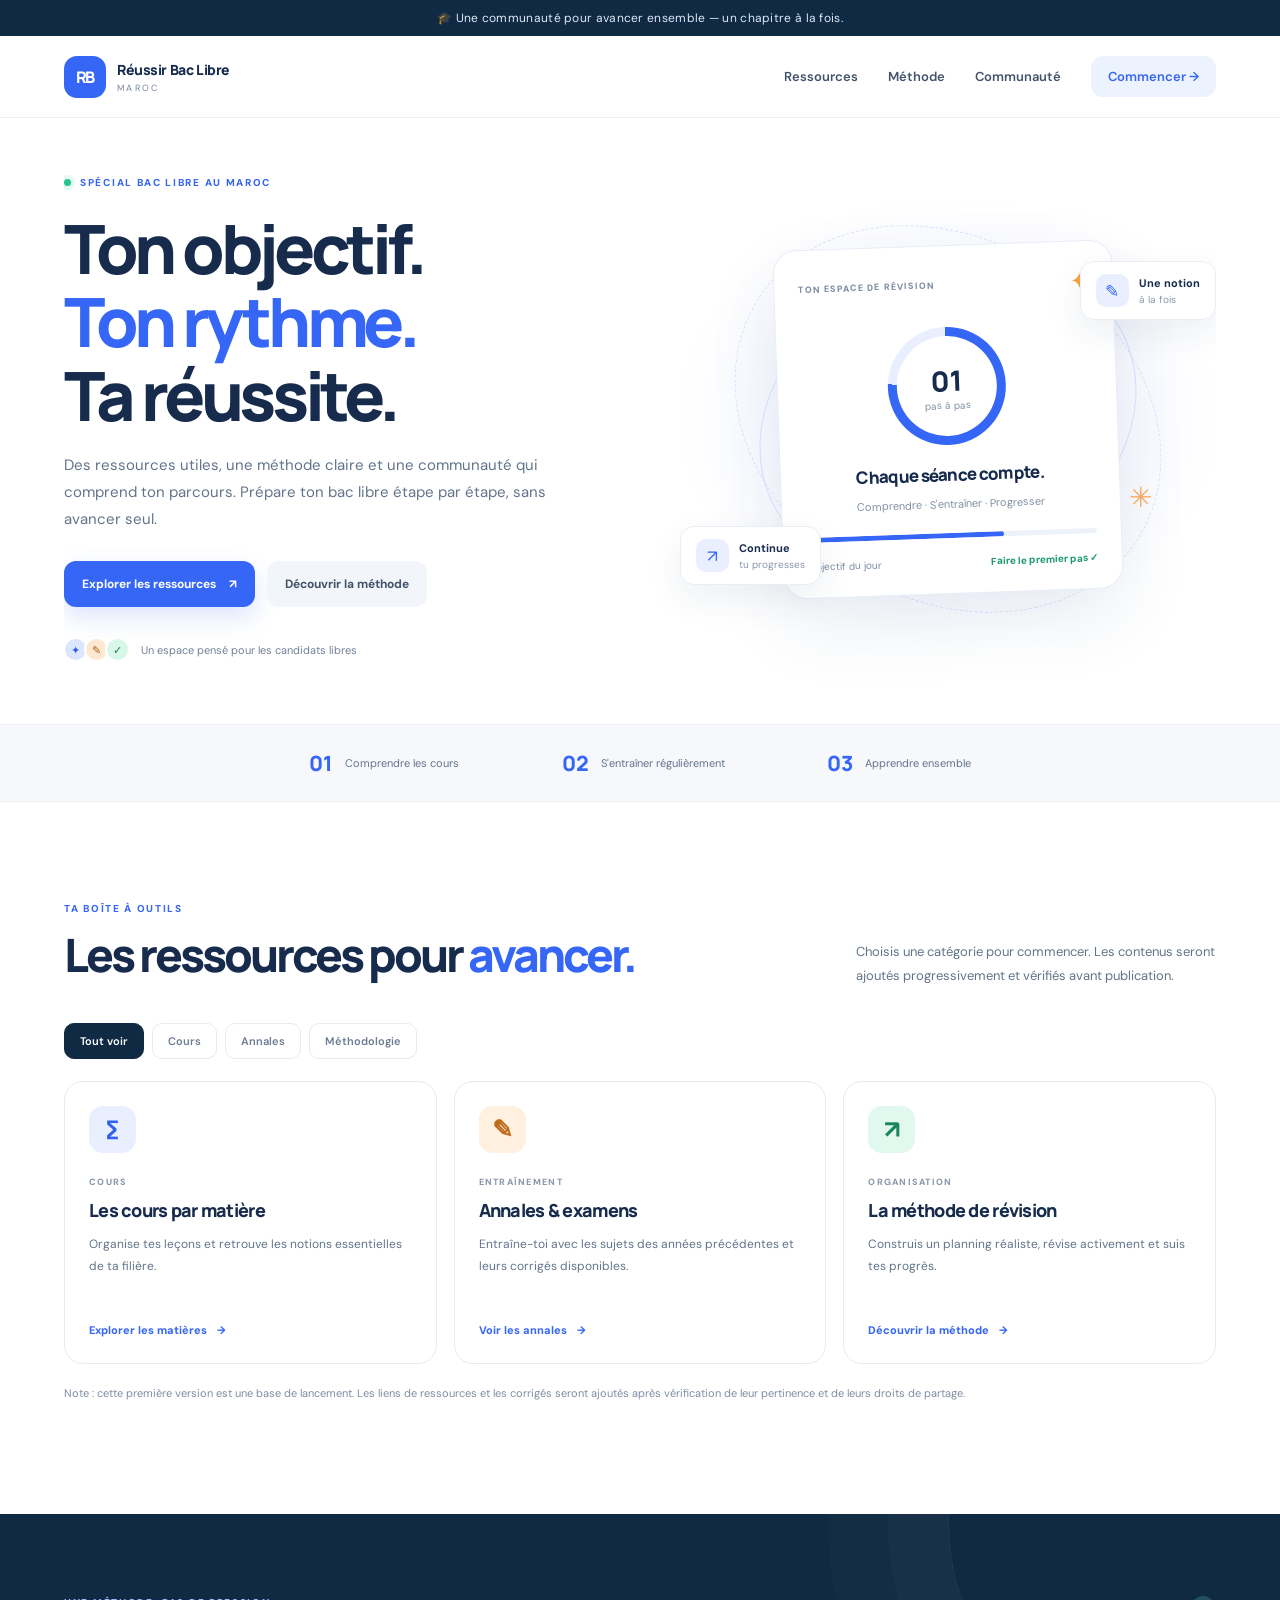
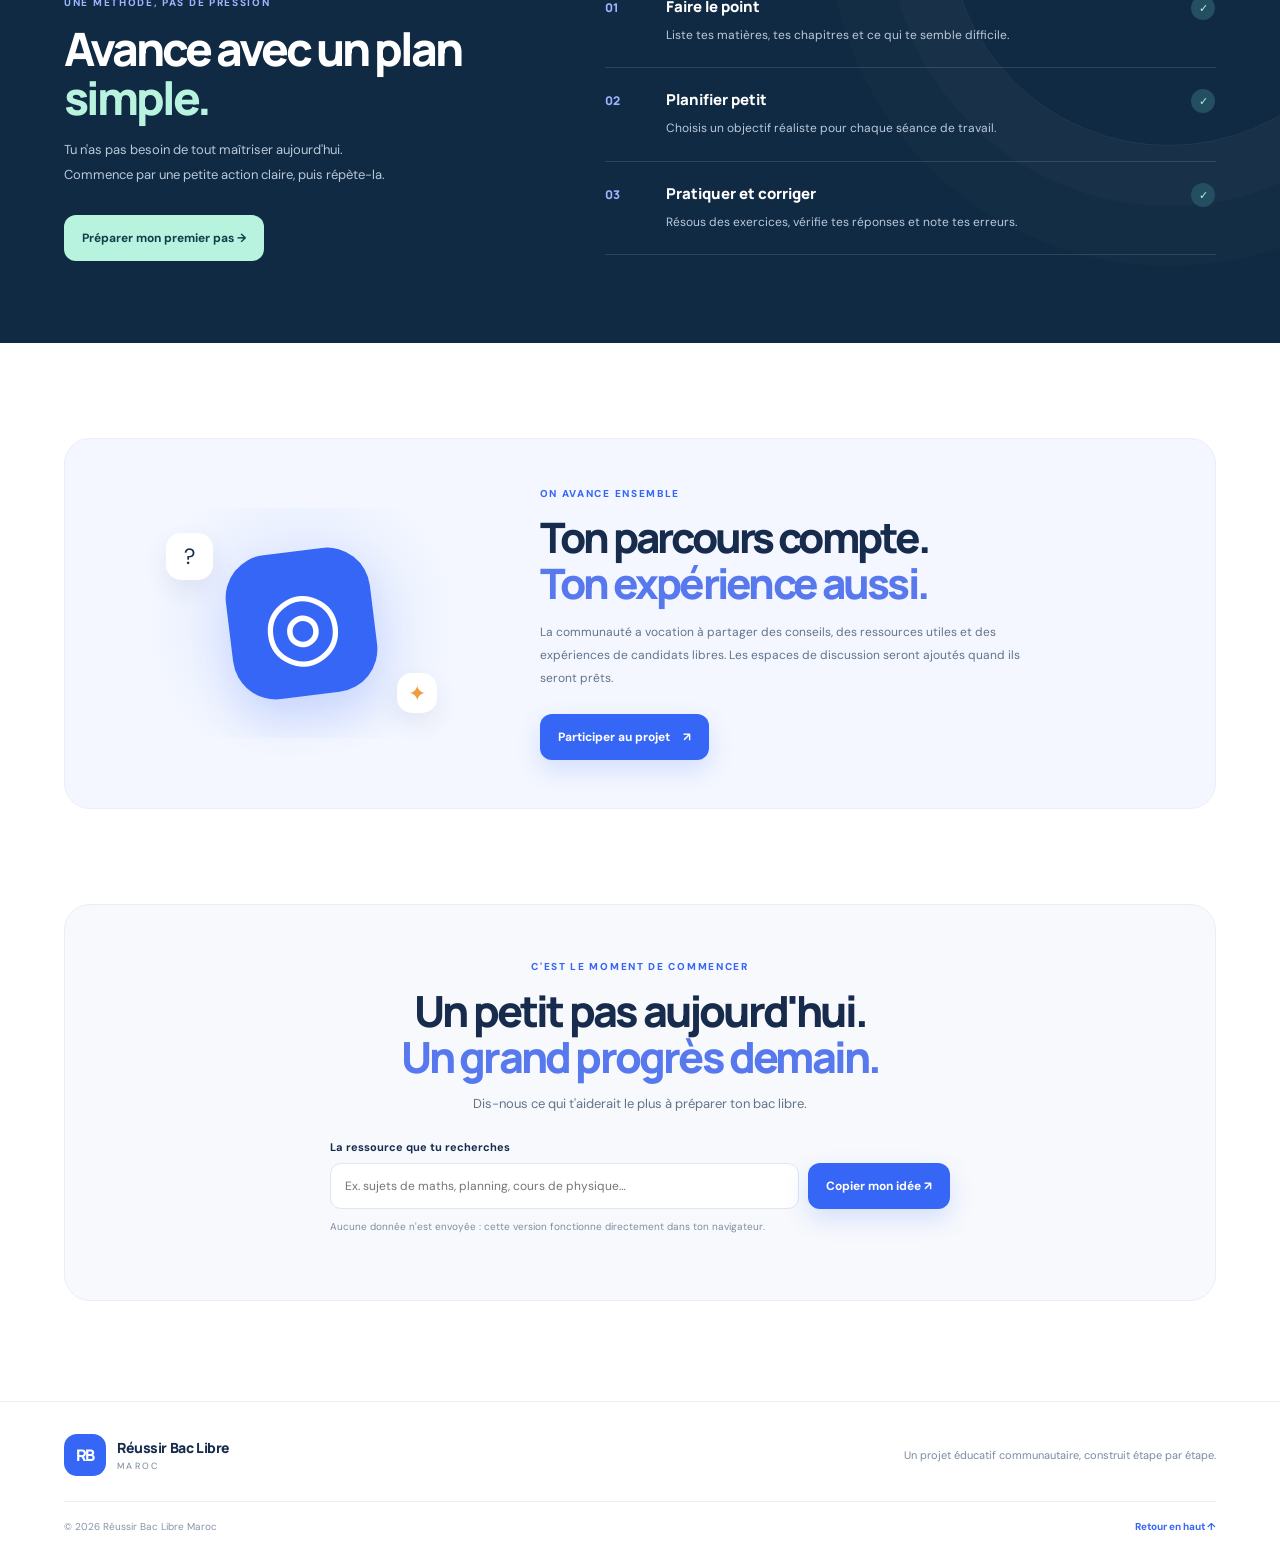
<file: index.html>
<!doctype html>
<html lang="fr">
<head>
  <meta charset="utf-8">
  <meta name="viewport" content="width=device-width, initial-scale=1">
  <meta name="description" content="Réussir Bac Libre Maroc : ressources, méthodes de révision, annales et conseils pour préparer le baccalauréat libre au Maroc.">
  <meta name="theme-color" content="#102a43">
  <title>Réussir Bac Libre Maroc | Avance à ton rythme</title>
  <link rel="icon" href="favicon.svg" type="image/svg+xml">
  <link rel="stylesheet" href="style.css">
</head>
<body>
  <div class="announcement">🎓 Une communauté pour avancer ensemble — un chapitre à la fois.</div>
  <header class="site-header">
    <a class="brand" href="#accueil" aria-label="Réussir Bac Libre Maroc - Accueil">
      <span class="brand-mark">RB</span>
      <span><strong>Réussir Bac Libre</strong><small>MAROC</small></span>
    </a>
    <button class="menu-toggle" aria-label="Ouvrir le menu" aria-expanded="false">☰</button>
    <nav class="nav">
      <a href="#ressources">Ressources</a>
      <a href="#methode">Méthode</a>
      <a href="#communaute">Communauté</a>
      <a class="nav-cta" href="#demarrer">Commencer →</a>
    </nav>
  </header>

  <main>
    <section class="hero section" id="accueil">
      <div class="hero-copy reveal">
        <div class="eyebrow"><span class="live-dot"></span> SPÉCIAL BAC LIBRE AU MAROC</div>
        <h1>Ton objectif.<br><span>Ton rythme.</span><br>Ta réussite.</h1>
        <p class="hero-text">Des ressources utiles, une méthode claire et une communauté qui comprend ton parcours. Prépare ton bac libre étape par étape, sans avancer seul.</p>
        <div class="hero-actions">
          <a class="button button-primary" href="#ressources">Explorer les ressources <span>↗</span></a>
          <a class="button button-quiet" href="#methode">Découvrir la méthode</a>
        </div>
        <div class="trust-line"><span class="avatar-stack"><i>✦</i><i>✎</i><i>✓</i></span><span>Un espace pensé pour les candidats libres</span></div>
      </div>
      <div class="hero-visual reveal">
        <div class="orbit orbit-one"></div><div class="orbit orbit-two"></div>
        <div class="study-card">
          <div class="study-card-top"><span class="mini-label">TON ESPACE DE RÉVISION</span><span class="spark">✦</span></div>
          <div class="progress-ring"><div><strong>01</strong><small>pas à pas</small></div></div>
          <h3>Chaque séance compte.</h3>
          <p>Comprendre · S'entraîner · Progresser</p>
          <div class="fake-progress"><span></span></div>
          <div class="card-bottom"><span>Objectif du jour</span><strong>Faire le premier pas ✓</strong></div>
        </div>
        <div class="floating-note note-top"><span>✎</span><div><strong>Une notion</strong><small>à la fois</small></div></div>
        <div class="floating-note note-bottom"><span>↗</span><div><strong>Continue</strong><small>tu progresses</small></div></div>
        <div class="hero-star">✳</div>
      </div>
    </section>

    <section class="stats-strip" aria-label="Les piliers du site">
      <div><strong>01</strong><span>Comprendre les cours</span></div>
      <div><strong>02</strong><span>S'entraîner régulièrement</span></div>
      <div><strong>03</strong><span>Apprendre ensemble</span></div>
    </section>

    <section class="section resources-section" id="ressources">
      <div class="section-heading reveal">
        <div><div class="eyebrow">TA BOÎTE À OUTILS</div><h2>Les ressources pour <span>avancer.</span></h2></div>
        <p>Choisis une catégorie pour commencer. Les contenus seront ajoutés progressivement et vérifiés avant publication.</p>
      </div>
      <div class="filter-row" role="group" aria-label="Filtrer les ressources">
        <button class="filter active" data-filter="all">Tout voir</button>
        <button class="filter" data-filter="cours">Cours</button>
        <button class="filter" data-filter="examens">Annales</button>
        <button class="filter" data-filter="methode">Méthodologie</button>
      </div>
      <div class="resource-grid">
        <article class="resource-card reveal" data-category="cours">
          <div class="resource-icon icon-blue">∑</div><div class="resource-tag">COURS</div>
          <h3>Les cours par matière</h3><p>Organise tes leçons et retrouve les notions essentielles de ta filière.</p>
          <a href="#demarrer" class="text-link">Explorer les matières <span>→</span></a>
        </article>
        <article class="resource-card reveal" data-category="examens">
          <div class="resource-icon icon-orange">✎</div><div class="resource-tag">ENTRAÎNEMENT</div>
          <h3>Annales & examens</h3><p>Entraîne-toi avec les sujets des années précédentes et leurs corrigés disponibles.</p>
          <a href="#demarrer" class="text-link">Voir les annales <span>→</span></a>
        </article>
        <article class="resource-card reveal" data-category="methode">
          <div class="resource-icon icon-green">↗</div><div class="resource-tag">ORGANISATION</div>
          <h3>La méthode de révision</h3><p>Construis un planning réaliste, révise activement et suis tes progrès.</p>
          <a href="#methode" class="text-link">Découvrir la méthode <span>→</span></a>
        </article>
      </div>
      <p class="content-note">Note : cette première version est une base de lancement. Les liens de ressources et les corrigés seront ajoutés après vérification de leur pertinence et de leurs droits de partage.</p>
    </section>

    <section class="method-section" id="methode">
      <div class="section method-layout">
        <div class="method-copy reveal">
          <div class="eyebrow light-eyebrow">UNE MÉTHODE, PAS DE PRESSION</div>
          <h2>Avance avec un plan <span>simple.</span></h2>
          <p>Tu n'as pas besoin de tout maîtriser aujourd'hui. Commence par une petite action claire, puis répète-la.</p>
          <a class="button button-light" href="#demarrer">Préparer mon premier pas →</a>
        </div>
        <div class="steps reveal">
          <div class="step"><span class="step-number">01</span><div><h3>Faire le point</h3><p>Liste tes matières, tes chapitres et ce qui te semble difficile.</p></div><span class="step-check">✓</span></div>
          <div class="step"><span class="step-number">02</span><div><h3>Planifier petit</h3><p>Choisis un objectif réaliste pour chaque séance de travail.</p></div><span class="step-check">✓</span></div>
          <div class="step"><span class="step-number">03</span><div><h3>Pratiquer et corriger</h3><p>Résous des exercices, vérifie tes réponses et note tes erreurs.</p></div><span class="step-check">✓</span></div>
        </div>
      </div>
    </section>

    <section class="section community-section" id="communaute">
      <div class="community-panel reveal">
        <div class="community-art"><span class="bubble bubble-one">?</span><span class="bubble bubble-two">✦</span><div class="people-icon">◎</div></div>
        <div class="community-copy"><div class="eyebrow">ON AVANCE ENSEMBLE</div><h2>Ton parcours compte.<br><span>Ton expérience aussi.</span></h2><p>La communauté a vocation à partager des conseils, des ressources utiles et des expériences de candidats libres. Les espaces de discussion seront ajoutés quand ils seront prêts.</p><a class="button button-primary" href="#demarrer">Participer au projet <span>↗</span></a></div>
      </div>
    </section>

    <section class="section start-section" id="demarrer">
      <div class="start-card reveal">
        <div class="eyebrow">C'EST LE MOMENT DE COMMENCER</div>
        <h2>Un petit pas aujourd'hui.<br><span>Un grand progrès demain.</span></h2>
        <p>Dis-nous ce qui t'aiderait le plus à préparer ton bac libre.</p>
        <form id="idea-form">
          <label for="idea">La ressource que tu recherches</label>
          <div class="form-row"><input id="idea" name="idea" type="text" placeholder="Ex. sujets de maths, planning, cours de physique…" required maxlength="180"><button class="button button-primary" type="submit">Copier mon idée ↗</button></div>
          <p class="form-help" id="form-message" aria-live="polite">Aucune donnée n'est envoyée : cette version fonctionne directement dans ton navigateur.</p>
        </form>
      </div>
    </section>
  </main>

  <footer class="footer">
    <a class="brand footer-brand" href="#accueil"><span class="brand-mark">RB</span><span><strong>Réussir Bac Libre</strong><small>MAROC</small></span></a>
    <p>Un projet éducatif communautaire, construit étape par étape.</p>
    <div class="footer-bottom"><span>© <span id="year"></span> Réussir Bac Libre Maroc</span><a href="#accueil">Retour en haut ↑</a></div>
  </footer>
  <script src="script.js"></script>
</body>
</html>
</file>
<file: style.css>
@import url('https://fonts.googleapis.com/css2?family=DM+Sans:wght@400;500;600;700&family=Manrope:wght@400;500;600;700;800&display=swap');
:root{--navy:#102a43;--ink:#172b4d;--muted:#62748a;--blue:#3666f5;--mint:#b8f3df;--paper:#f7f9fc;--line:#e5ebf2;--orange:#ffb36b}
*{box-sizing:border-box}html{scroll-behavior:smooth;scroll-padding-top:88px}body{margin:0;color:var(--ink);font-family:"DM Sans",sans-serif;background:#fff}a{color:inherit;text-decoration:none}.announcement{background:var(--navy);color:#dce9f8;text-align:center;padding:10px 16px;font-size:12px;letter-spacing:.025em}.site-header{height:82px;display:flex;align-items:center;justify-content:space-between;padding:0 max(5vw,24px);border-bottom:1px solid #edf1f6;background:rgba(255,255,255,.92);position:sticky;top:0;z-index:10;backdrop-filter:blur(14px)}.brand{display:flex;align-items:center;gap:11px}.brand-mark{width:42px;height:42px;background:var(--blue);color:#fff;border-radius:13px;display:grid;place-items:center;font-family:Manrope,sans-serif;font-weight:800;letter-spacing:-.07em}.brand strong,.brand small{display:block}.brand strong{font:800 14px Manrope,sans-serif;letter-spacing:-.03em}.brand small{font-size:9px;letter-spacing:.25em;color:#75859a;margin-top:3px}.nav{display:flex;align-items:center;gap:30px;font-size:13px;font-weight:600;color:#42536a}.nav a:hover,.text-link:hover{color:var(--blue)}.nav .nav-cta{background:#edf2ff;color:var(--blue);padding:12px 17px;border-radius:12px}.menu-toggle{display:none;background:none;border:0;font-size:24px;color:var(--navy)}.section{width:min(1160px,90%);margin:0 auto}.hero{min-height:580px;display:grid;grid-template-columns:1.04fr .96fr;align-items:center;gap:35px;padding-top:58px;padding-bottom:62px;overflow:hidden}.eyebrow{font-size:10px;font-weight:800;letter-spacing:.17em;color:var(--blue);display:flex;align-items:center;gap:9px}.live-dot{height:7px;width:7px;background:#24c58b;border-radius:50%;box-shadow:0 0 0 4px #e4f9f1}.hero h1,.section-heading h2,.method-copy h2,.community-copy h2,.start-card h2{font-family:Manrope,sans-serif;font-size:clamp(42px,5.4vw,68px);line-height:1.08;letter-spacing:-.065em;margin:23px 0 20px;font-weight:800}.hero h1 span,.section-heading h2 span,.method-copy h2 span,.community-copy h2 span,.start-card h2 span{color:var(--blue)}.hero-text{max-width:500px;color:var(--muted);line-height:1.8;font-size:15px}.hero-actions{display:flex;gap:12px;flex-wrap:wrap;margin-top:28px}.button{border:0;border-radius:12px;padding:15px 18px;font:700 12px "DM Sans",sans-serif;display:inline-flex;align-items:center;justify-content:center;gap:13px;cursor:pointer;transition:transform .2s,box-shadow .2s}.button:hover{transform:translateY(-3px)}.button-primary{background:var(--blue);color:#fff;box-shadow:0 10px 24px #3666f52b}.button-quiet{background:#f2f5fa;color:#42536a}.trust-line{display:flex;align-items:center;gap:11px;color:#728198;font-size:11px;margin-top:30px}.avatar-stack{display:flex;padding-left:3px}.avatar-stack i{font-style:normal;display:grid;place-items:center;margin-left:-4px;border:2px solid white;border-radius:50%;width:25px;height:25px;background:#dce7ff;color:#315be1;font-size:11px}.avatar-stack i:nth-child(2){background:#ffe8d2;color:#a85e19}.avatar-stack i:nth-child(3){background:#d9f7e9;color:#137c55}.hero-visual{height:440px;display:grid;place-items:center;position:relative;background:radial-gradient(ellipse at center,#e9efff 0%,#f6f8ff 42%,transparent 72%)}.orbit{position:absolute;border:1px solid #d9e2ff;border-radius:50%;transform:rotate(-25deg)}.orbit-one{width:390px;height:310px}.orbit-two{width:450px;height:360px;transform:rotate(32deg);border-style:dashed}.study-card{width:min(340px,82%);background:#fff;border:1px solid #e8edf6;border-radius:24px;padding:24px;box-shadow:0 28px 70px #1d3d7018;z-index:1;transform:rotate(-2deg);animation:float 6s ease-in-out infinite}.study-card-top,.card-bottom{display:flex;justify-content:space-between;align-items:center}.mini-label{font-size:9px;font-weight:800;letter-spacing:.12em;color:#7d8ba1}.spark{color:#f2a541;font-size:23px}.progress-ring{margin:27px auto 18px;width:118px;height:118px;border-radius:50%;display:grid;place-items:center;background:conic-gradient(var(--blue) 0 76%,#e9efff 76% 100%);position:relative}.progress-ring:before{content:"";position:absolute;inset:9px;border-radius:50%;background:#fff}.progress-ring div{z-index:1;text-align:center}.progress-ring strong,.progress-ring small{display:block}.progress-ring strong{font:800 28px Manrope}.progress-ring small{font-size:10px;color:#8090a5}.study-card h3{text-align:center;font:800 17px Manrope;letter-spacing:-.04em;margin:10px 0}.study-card>p{text-align:center;color:#8390a4;font-size:11px}.fake-progress{height:5px;background:#edf1f8;border-radius:10px;margin:22px 0 18px;overflow:hidden}.fake-progress span{display:block;width:68%;height:100%;background:var(--blue);border-radius:10px}.card-bottom{font-size:10px;color:#7b8ba0}.card-bottom strong{color:#1b9a70;font-size:10px}.floating-note{position:absolute;z-index:2;background:#fff;border:1px solid #e9eef6;border-radius:14px;padding:12px 15px;display:flex;align-items:center;gap:10px;box-shadow:0 14px 35px #16376113;animation:float 5s ease-in-out infinite}.floating-note>span{width:33px;height:33px;display:grid;place-items:center;border-radius:10px;background:#e9efff;color:var(--blue);font-size:17px}.floating-note strong,.floating-note small{display:block}.floating-note strong{font-size:11px}.floating-note small{font-size:10px;color:#8997aa;margin-top:3px}.note-top{top:62px;right:0}.note-bottom{bottom:54px;left:0;animation-delay:-2s}.hero-star{position:absolute;right:12%;bottom:28%;font-size:28px;color:#ffad65}.stats-strip{background:#f6f8fc;display:flex;justify-content:center;gap:clamp(25px,8vw,120px);padding:24px 5%;border-top:1px solid #edf1f6;border-bottom:1px solid #edf1f6}.stats-strip div{display:flex;align-items:center;gap:12px}.stats-strip strong{font:800 21px Manrope;color:var(--blue)}.stats-strip span{font-size:11px;color:#63748b}.resources-section{padding-top:100px;padding-bottom:100px}.section-heading{display:flex;align-items:end;justify-content:space-between;gap:30px}.section-heading h2,.method-copy h2,.community-copy h2,.start-card h2{font-size:clamp(32px,4vw,46px);margin:15px 0}.section-heading>p{max-width:360px;font-size:13px;line-height:1.8;color:var(--muted);margin-bottom:8px}.filter-row{display:flex;gap:8px;margin:28px 0 22px;flex-wrap:wrap}.filter{border:1px solid var(--line);background:white;border-radius:10px;padding:10px 15px;color:#6b7b91;font:600 11px "DM Sans";cursor:pointer}.filter.active{background:var(--navy);border-color:var(--navy);color:white}.resource-grid{display:grid;grid-template-columns:repeat(3,1fr);gap:17px}.resource-card{border:1px solid var(--line);border-radius:19px;padding:24px;transition:transform .25s,box-shadow .25s;background:#fff}.resource-card:hover{transform:translateY(-5px);box-shadow:0 18px 45px #1b3d7010}.resource-icon{width:47px;height:47px;border-radius:14px;display:grid;place-items:center;font-size:25px;font-weight:700;margin-bottom:23px}.icon-blue{background:#e9efff;color:#315ff0}.icon-orange{background:#fff0df;color:#bf6b1c}.icon-green{background:#e0f8ee;color:#18855c}.resource-tag{font-size:9px;font-weight:800;letter-spacing:.14em;color:#8a98aa}.resource-card h3{font:800 18px Manrope;letter-spacing:-.04em;margin:10px 0}.resource-card p{color:var(--muted);font-size:12px;line-height:1.8;min-height:65px}.text-link{display:inline-flex;gap:10px;align-items:center;color:var(--blue);font-size:11px;font-weight:800;margin-top:12px}.content-note{font-size:11px;line-height:1.7;color:#7e8da0;margin-top:20px}.method-section{background:var(--navy);color:white;overflow:hidden;position:relative}.method-section:before{content:"";position:absolute;width:440px;height:440px;border:1px solid #ffffff13;border-radius:50%;right:-110px;top:-210px;box-shadow:0 0 0 60px #ffffff05,0 0 0 120px #ffffff03}.method-layout{display:grid;grid-template-columns:.85fr 1.15fr;gap:90px;padding-top:82px;padding-bottom:82px;position:relative}.light-eyebrow{color:#9db5ff}.method-copy h2{color:#fff}.method-copy h2 span{color:var(--mint)}.method-copy>p{font-size:13px;line-height:1.9;color:#b9c9da;max-width:340px;margin-bottom:28px}.button-light{background:var(--mint);color:#123e4a}.steps{display:flex;flex-direction:column}.step{display:grid;grid-template-columns:45px 1fr 25px;gap:16px;padding:21px 0;border-bottom:1px solid #ffffff20;align-items:start}.step:first-child{padding-top:0}.step-number{font:800 12px Manrope;color:#9db5ff;padding-top:3px}.step h3{font:800 15px Manrope;margin:0 0 8px}.step p{font-size:12px;line-height:1.8;color:#b9c9da;margin:0;max-width:400px}.step-check{background:#244e61;color:var(--mint);width:24px;height:24px;border-radius:50%;display:grid;place-items:center;font-size:11px}.community-section{padding-top:95px;padding-bottom:95px}.community-panel{background:#f4f7ff;border:1px solid #e9eefb;border-radius:26px;padding:48px;display:grid;grid-template-columns:.75fr 1.25fr;gap:50px;align-items:center;overflow:hidden}.community-art{height:230px;position:relative;display:grid;place-items:center;background:radial-gradient(circle,#dce5ff 0,#eaf0ff 42%,transparent 70%)}.people-icon{width:145px;height:145px;border-radius:43px;background:var(--blue);color:white;display:grid;place-items:center;font-size:92px;box-shadow:0 20px 40px #3666f52b;transform:rotate(-7deg)}.bubble{position:absolute;z-index:2;display:grid;place-items:center;background:#fff;border-radius:15px;box-shadow:0 10px 25px #203f7816;font-size:22px}.bubble-one{width:47px;height:47px;top:25px;left:14%}.bubble-two{width:40px;height:40px;bottom:25px;right:14%;color:#ef9b3f}.community-copy h2{font-size:clamp(30px,3.5vw,42px)}.community-copy h2 span{color:#5878ed}.community-copy>p{font-size:12px;line-height:1.9;color:var(--muted);max-width:500px;margin-bottom:24px}.start-section{padding-bottom:100px}.start-card{text-align:center;background:#f7f9fc;border:1px solid #e9eef6;border-radius:26px;padding:55px 25px}.start-card .eyebrow{justify-content:center}.start-card h2{font-size:clamp(30px,4vw,43px)}.start-card h2 span{color:#5878ed}.start-card>p{font-size:13px;color:var(--muted)}.start-card form{max-width:620px;text-align:left;margin:28px auto 0}.start-card label{display:block;font-size:11px;font-weight:700;margin-bottom:9px}.form-row{display:flex;gap:9px}.form-row input{min-width:0;flex:1;border:1px solid #dfe6f1;border-radius:11px;padding:14px;font:12px "DM Sans";outline:none}.form-row input:focus{border-color:var(--blue);box-shadow:0 0 0 3px #3666f51a}.form-help{font-size:10px;color:#7d8da2;line-height:1.6}.footer{padding:32px max(5vw,24px) 20px;border-top:1px solid #edf1f6;display:grid;grid-template-columns:1fr 1fr;gap:25px;align-items:center}.footer>p{font-size:11px;color:#7c8ba0;text-align:right}.footer-bottom{grid-column:1/-1;display:flex;justify-content:space-between;border-top:1px solid #edf1f6;padding-top:18px;color:#8794a7;font-size:10px}.footer-bottom a{color:var(--blue);font-weight:700}.reveal{opacity:0;transform:translateY(18px);transition:opacity .65s ease,transform .65s ease}.reveal.visible{opacity:1;transform:translateY(0)}@keyframes float{0%,100%{translate:0 0}50%{translate:0 -9px}}@media(max-width:800px){.site-header{height:72px}.menu-toggle{display:block}.nav{display:none;position:absolute;top:71px;left:0;right:0;background:#fff;border-bottom:1px solid var(--line);padding:20px 5%;flex-direction:column;align-items:stretch;gap:18px}.nav.open{display:flex}.nav .nav-cta{text-align:center}.hero{grid-template-columns:1fr;padding-top:55px;gap:10px}.hero-copy{max-width:620px}.hero-visual{height:390px}.section-heading{display:block}.section-heading>p{margin-top:10px}.resource-grid{grid-template-columns:1fr 1fr}.method-layout{grid-template-columns:1fr;gap:45px;padding-top:65px;padding-bottom:65px}.community-panel{grid-template-columns:1fr;gap:20px;padding:30px}.community-art{height:190px}.community-copy{text-align:center}.community-copy .eyebrow{justify-content:center}.community-copy>p{margin-left:auto;margin-right:auto}.community-copy .button{margin:auto}.stats-strip{gap:22px;justify-content:space-around}.stats-strip div{gap:7px}.stats-strip span{max-width:95px;line-height:1.4}}@media(max-width:520px){.announcement{font-size:10px}.site-header{padding:0 5%}.brand strong{font-size:12px}.hero h1{font-size:48px}.hero-visual{height:340px}.orbit-one{width:300px;height:250px}.orbit-two{width:330px;height:290px}.study-card{padding:19px;width:275px}.progress-ring{width:100px;height:100px;margin:20px auto 14px}.note-top{right:-4px;top:30px}.note-bottom{left:-4px;bottom:25px}.floating-note{padding:9px 10px}.floating-note>span{width:28px;height:28px}.stats-strip{display:grid;grid-template-columns:1fr;gap:13px;padding:22px 8%}.stats-strip div{justify-content:flex-start}.stats-strip strong{width:30px}.resources-section{padding-top:70px;padding-bottom:70px}.resource-grid{grid-template-columns:1fr}.resource-card p{min-height:0}.resource-card{padding:22px}.method-layout{width:86%}.community-section{padding-top:65px;padding-bottom:65px}.community-panel{padding:23px}.start-section{padding-bottom:65px}.start-card{padding:38px 18px}.form-row{flex-direction:column}.form-row .button{width:100%}.footer{grid-template-columns:1fr;gap:14px}.footer>p{text-align:left;margin:0}.footer-bottom{grid-column:auto}.hero-actions .button{font-size:11px;padding:13px 14px}}@media(prefers-reduced-motion:reduce){*,*::before,*::after{scroll-behavior:auto!important;animation:none!important;transition:none!important}.reveal{opacity:1;transform:none}}
</file>
